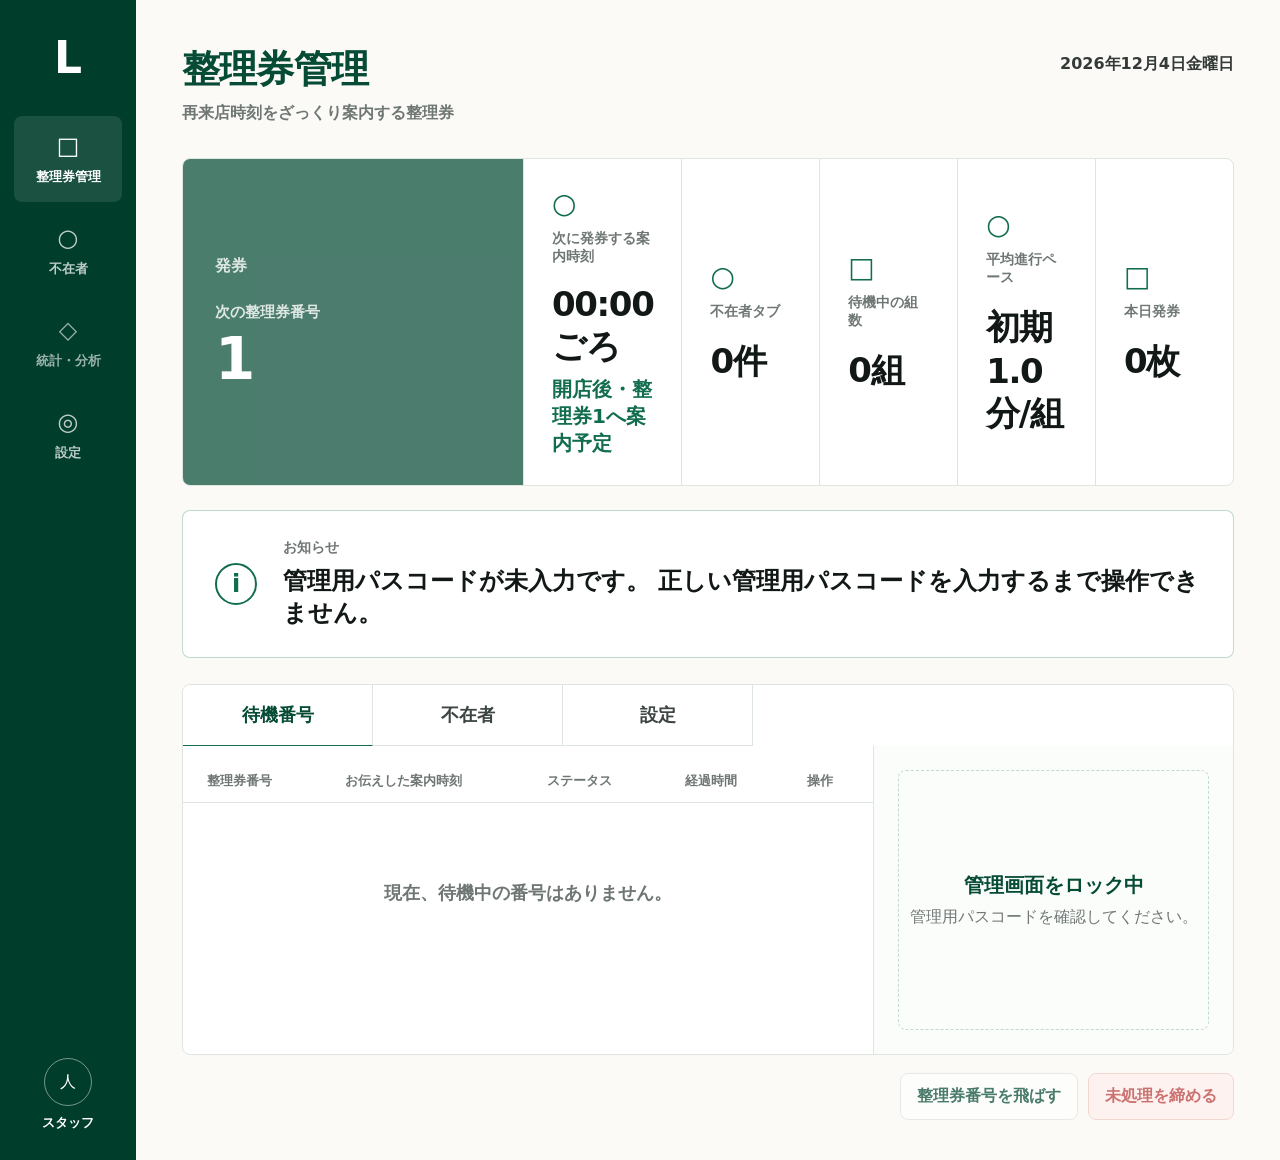
<file: index.html>
<!doctype html>
<html lang="ja">
  <head>
    <meta charset="UTF-8" />
    <meta name="viewport" content="width=device-width, initial-scale=1.0" />
    <title>整理券管理</title>
    <link rel="stylesheet" href="./styles.css" />
  </head>
  <body>
    <div class="layout">
      <aside class="sidebar">
        <div class="brand-mark" aria-label="店舗ロゴ">L</div>
        <nav class="side-nav" aria-label="管理メニュー">
          <button class="side-link active" data-nav="waiting" type="button">
            <span class="nav-icon">□</span>
            <span>整理券管理</span>
          </button>
          <button class="side-link" data-nav="noshow" type="button">
            <span class="nav-icon">○</span>
            <span>不在者</span>
          </button>
          <button class="side-link muted" type="button">
            <span class="nav-icon">◇</span>
            <span>統計・分析</span>
          </button>
          <button class="side-link" data-nav="settings" type="button">
            <span class="nav-icon">◎</span>
            <span>設定</span>
          </button>
        </nav>
        <div class="staff-chip">
          <span>人</span>
          <strong>スタッフ</strong>
        </div>
      </aside>

      <main class="dashboard">
        <header class="page-header">
          <div>
            <h1>整理券管理</h1>
            <p>再来店時刻をざっくり案内する整理券</p>
          </div>
          <div class="date-pill" id="todayLabel"></div>
        </header>

        <section class="kpi-panel">
          <button class="issue-card" id="issueButton" type="button">
            <span class="card-kicker">発券</span>
            <div class="issue-numbers">
              <div>
                <small>次の整理券番号</small>
                <strong id="nextCardLabel">1</strong>
              </div>
            </div>
          </button>

          <article class="kpi-card wide">
            <span class="kpi-icon">○</span>
            <span>次に発券する案内時刻</span>
            <strong id="tailWaitLabel">--:--ごろ</strong>
            <small id="tailReturnLabel">次の整理券へ伝える時刻</small>
          </article>
          <article class="kpi-card">
            <span class="kpi-icon">○</span>
            <span>不在者タブ</span>
            <strong id="noShowCountLabel">0件</strong>
          </article>
          <article class="kpi-card">
            <span class="kpi-icon">□</span>
            <span>待機中の組数</span>
            <strong id="waitingCountLabel">0組</strong>
          </article>
          <article class="kpi-card">
            <span class="kpi-icon">○</span>
            <span>平均進行ペース</span>
            <strong id="averageIntervalLabel">初期 1.0分/組</strong>
          </article>
          <article class="kpi-card">
            <span class="kpi-icon">□</span>
            <span>本日発券</span>
            <strong id="issuedCountLabel">0枚</strong>
          </article>
        </section>

        <section class="notice-card" id="lastIssuedPanel">
          <div class="notice-icon">i</div>
          <div>
            <span>ひとつ前のご案内</span>
            <strong>発券すると、お客さまへ伝える戻り時刻が表示されます。</strong>
          </div>
        </section>

        <section class="content-card" id="contentCard">
          <div class="tabs">
            <button class="tab-button active" data-view="waiting" type="button">待機番号</button>
            <button class="tab-button" data-view="noshow" type="button">不在者</button>
            <button class="tab-button" data-view="settings" type="button">設定</button>
          </div>

          <div class="work-area">
            <div class="table-pane">
              <section class="view active" id="waitingView">
                <table class="ticket-table">
                  <thead>
                    <tr>
                      <th>整理券番号</th>
                      <th>お伝えした案内時刻</th>
                      <th>ステータス</th>
                      <th>経過時間</th>
                      <th>操作</th>
                    </tr>
                  </thead>
                  <tbody id="waitingTableBody"></tbody>
                </table>
              </section>

              <section class="view" id="noShowView">
                <table class="ticket-table">
                  <thead>
                    <tr>
                      <th>整理券番号</th>
                      <th>不在登録</th>
                      <th>ステータス</th>
                      <th>経過時間</th>
                      <th>操作</th>
                    </tr>
                  </thead>
                  <tbody id="noShowTableBody"></tbody>
                </table>
              </section>
            </div>

            <aside class="action-panel" id="actionPanel">
              <div class="panel-empty">
                <strong>番号を選択</strong>
                <span>行の「処理を選択」から操作を選べます。</span>
              </div>
            </aside>
          </div>

          <section class="view settings-view" id="settingsView">
            <form class="settings-form" id="settingsForm">
              <div class="settings-head">
                <h2>営業設定</h2>
                <p>当日の発券と待ち時間計算に使う基本設定です。</p>
              </div>
              <label class="field">
                <span>カード総枚数</span>
                <input id="cardCountInput" min="1" max="9999" step="1" type="number" required />
                <small>物理カードの最大番号です。超えたら1番に戻ります。</small>
              </label>
              <label class="field">
                <span>初期進行ペース</span>
                <input id="initialPaceInput" min="0.1" max="20" step="0.1" type="number" required />
                <small>15組が来店するまで使う、1組あたりの目安分数です。</small>
              </label>
              <button class="settings-submit" type="submit">設定を保存</button>
            </form>
          </section>
        </section>

        <div class="footer-actions">
          <button class="skip-card-button" id="skipCardButton" type="button">整理券番号を飛ばす</button>
          <button class="reset-button" id="resetButton" type="button">未処理を締める</button>
        </div>
      </main>
    </div>

    <dialog id="resetDialog">
      <form method="dialog" class="action-card">
        <h2>未処理の番号を締めますか？</h2>
        <p>待機中・不在の番号を取消扱いにします。発券や来店の履歴データは削除しません。</p>
        <div class="dialog-actions">
          <button value="cancel" type="submit">キャンセル</button>
          <button class="danger" id="confirmResetButton" value="confirm" type="submit">締める</button>
        </div>
      </form>
    </dialog>

    <script src="./app.js?v=20260720-fixed-guidance-time"></script>
  </body>
</html>
</file>
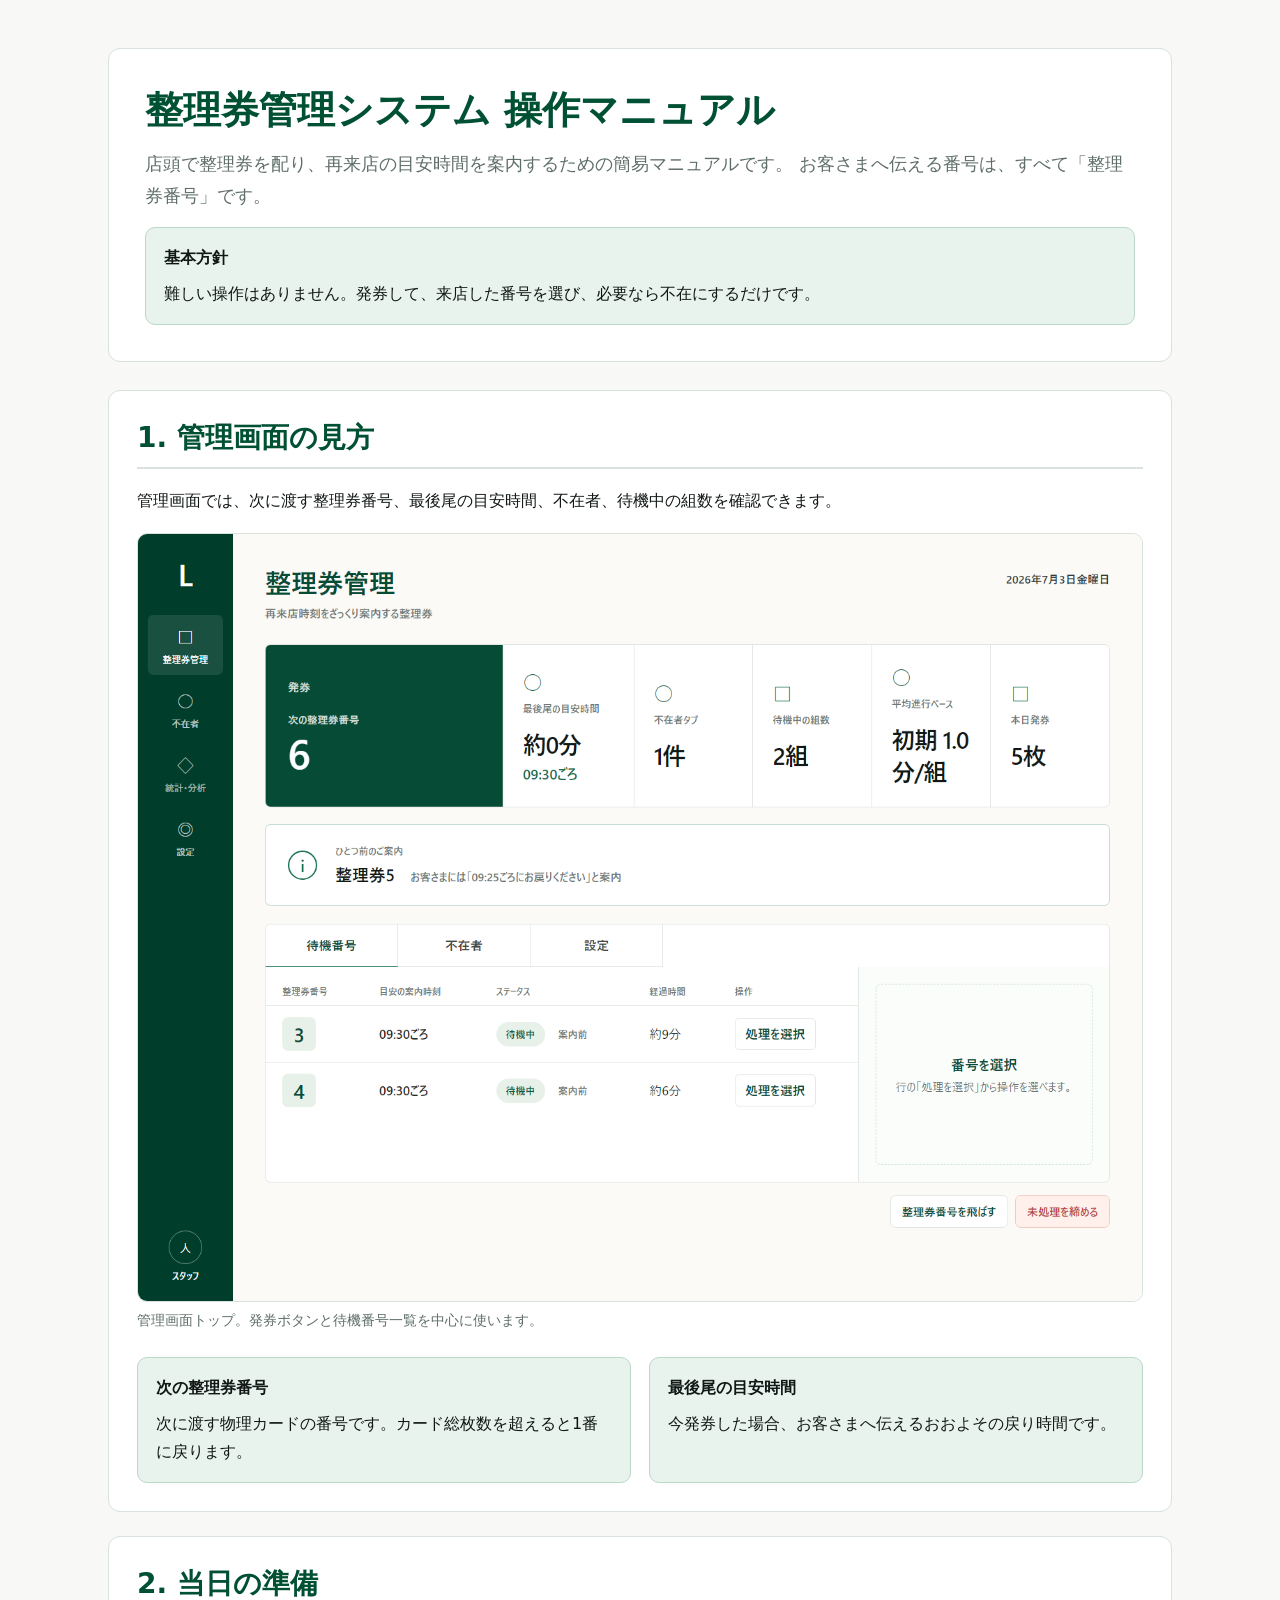
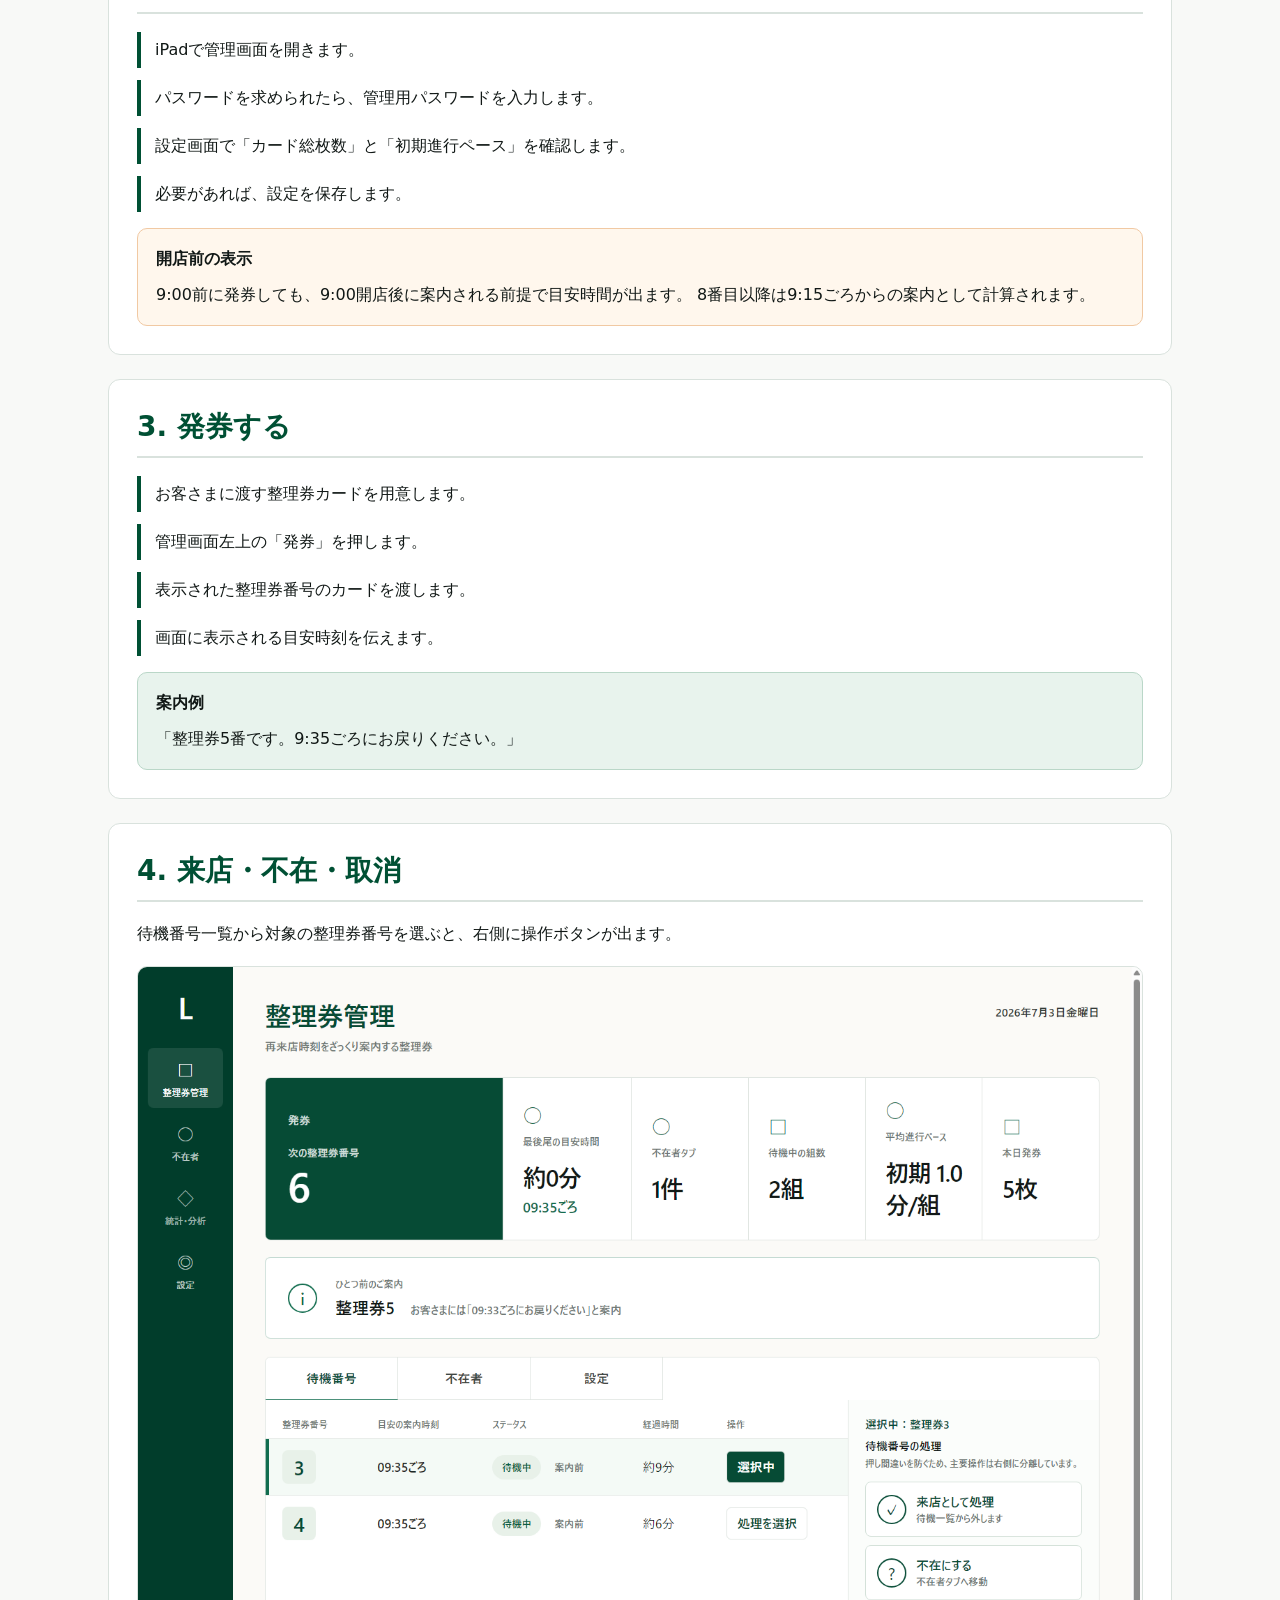
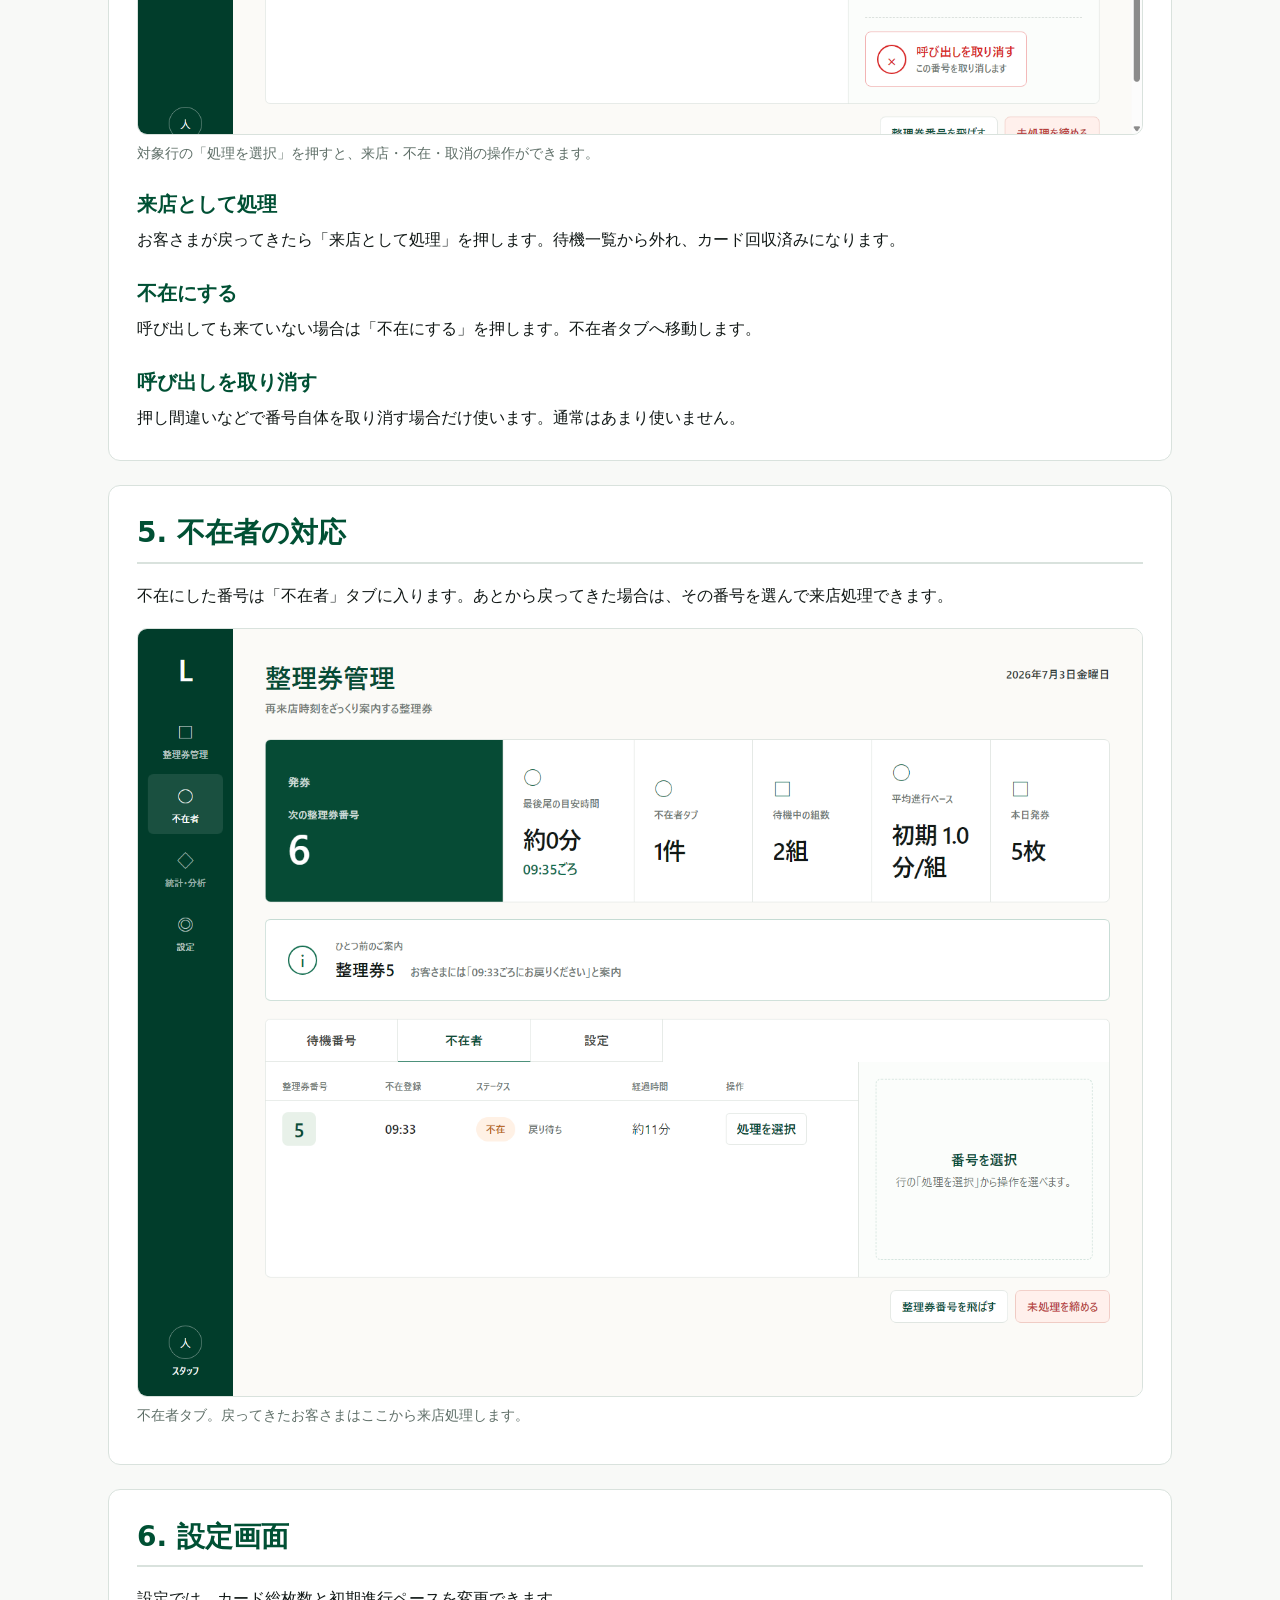
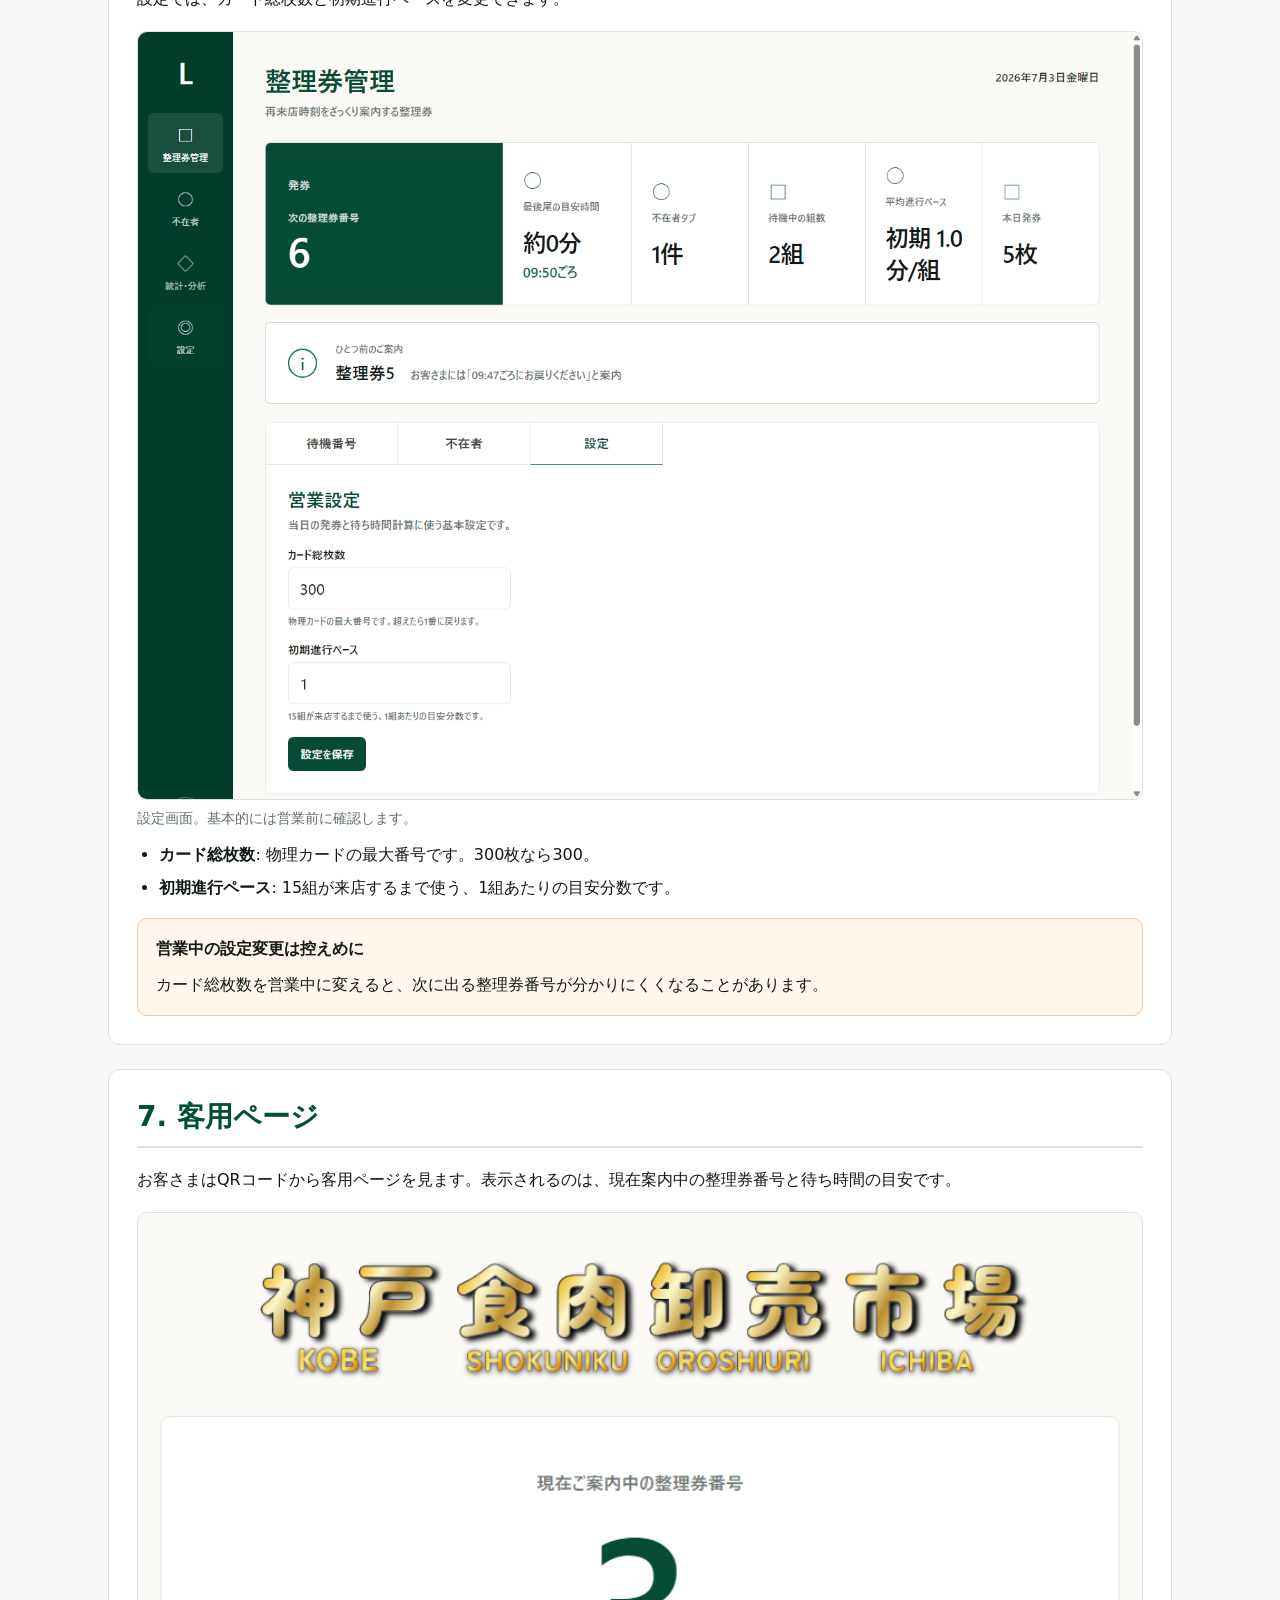
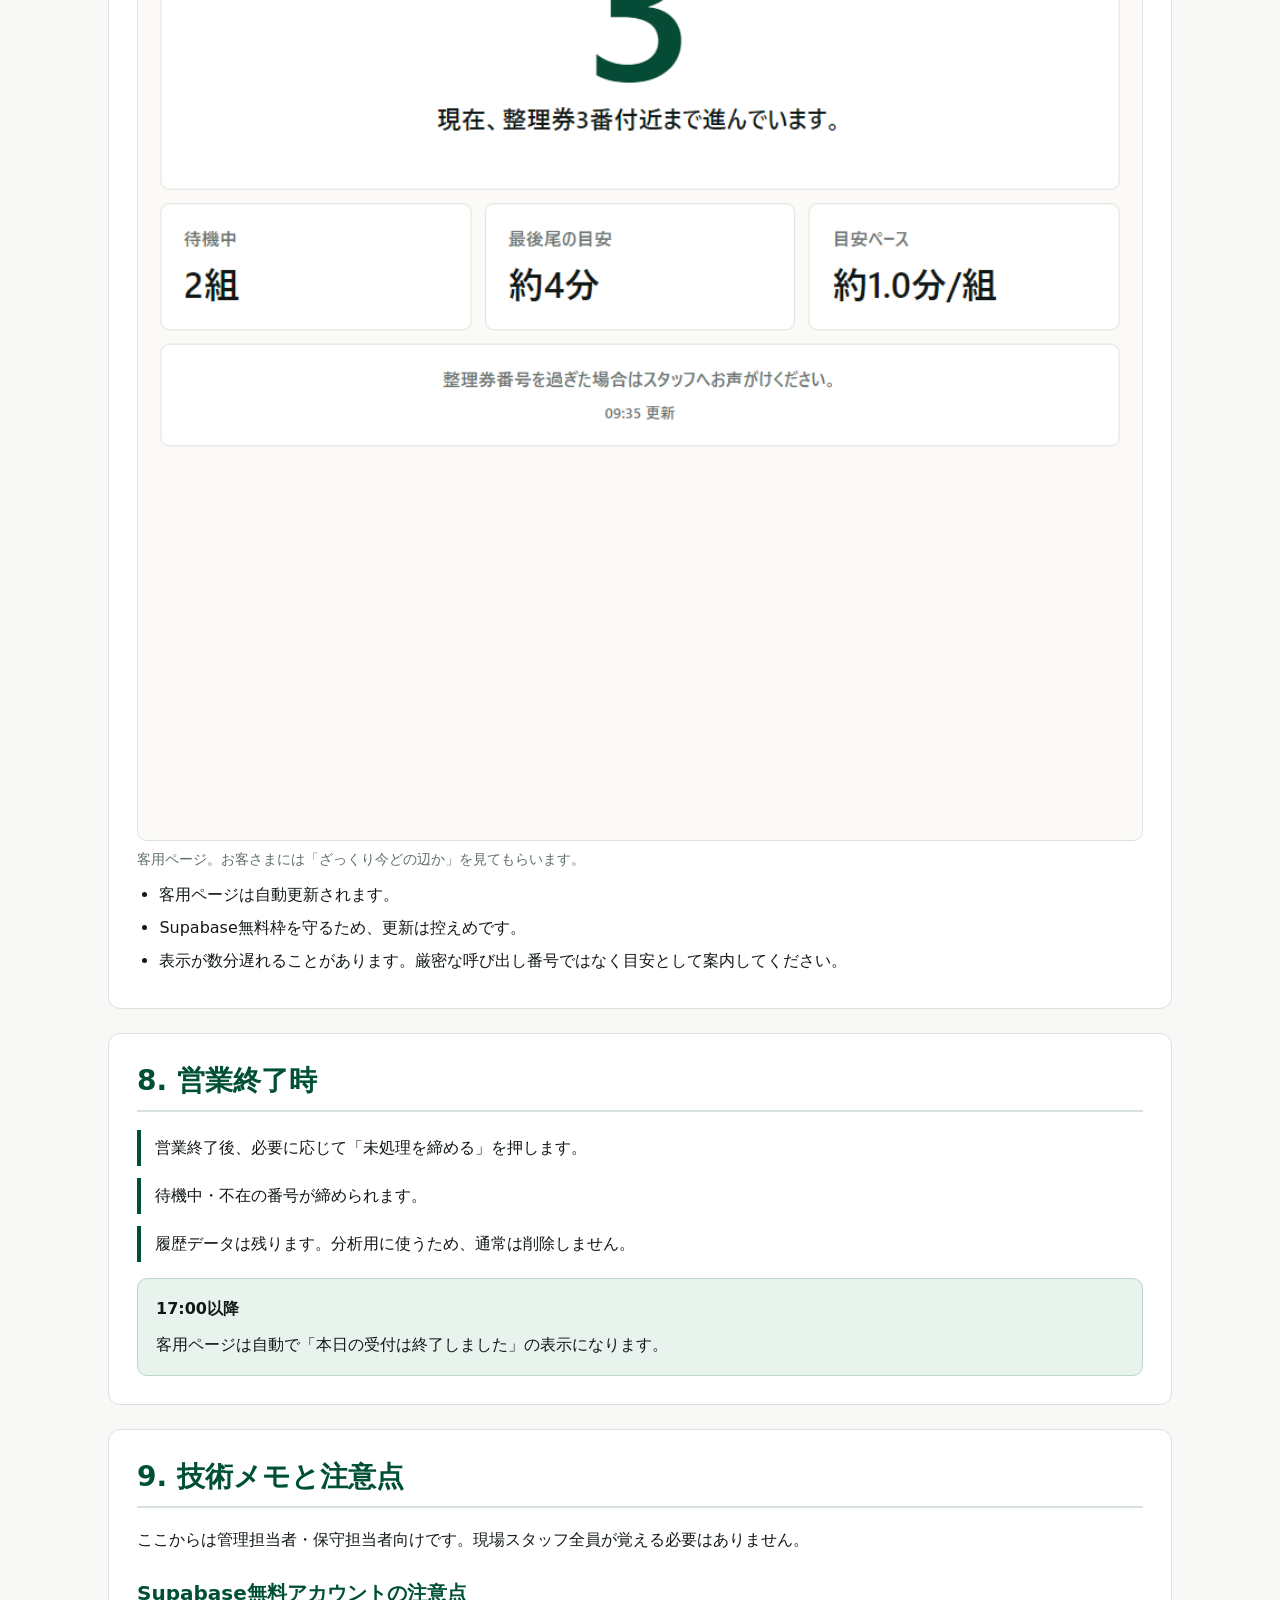
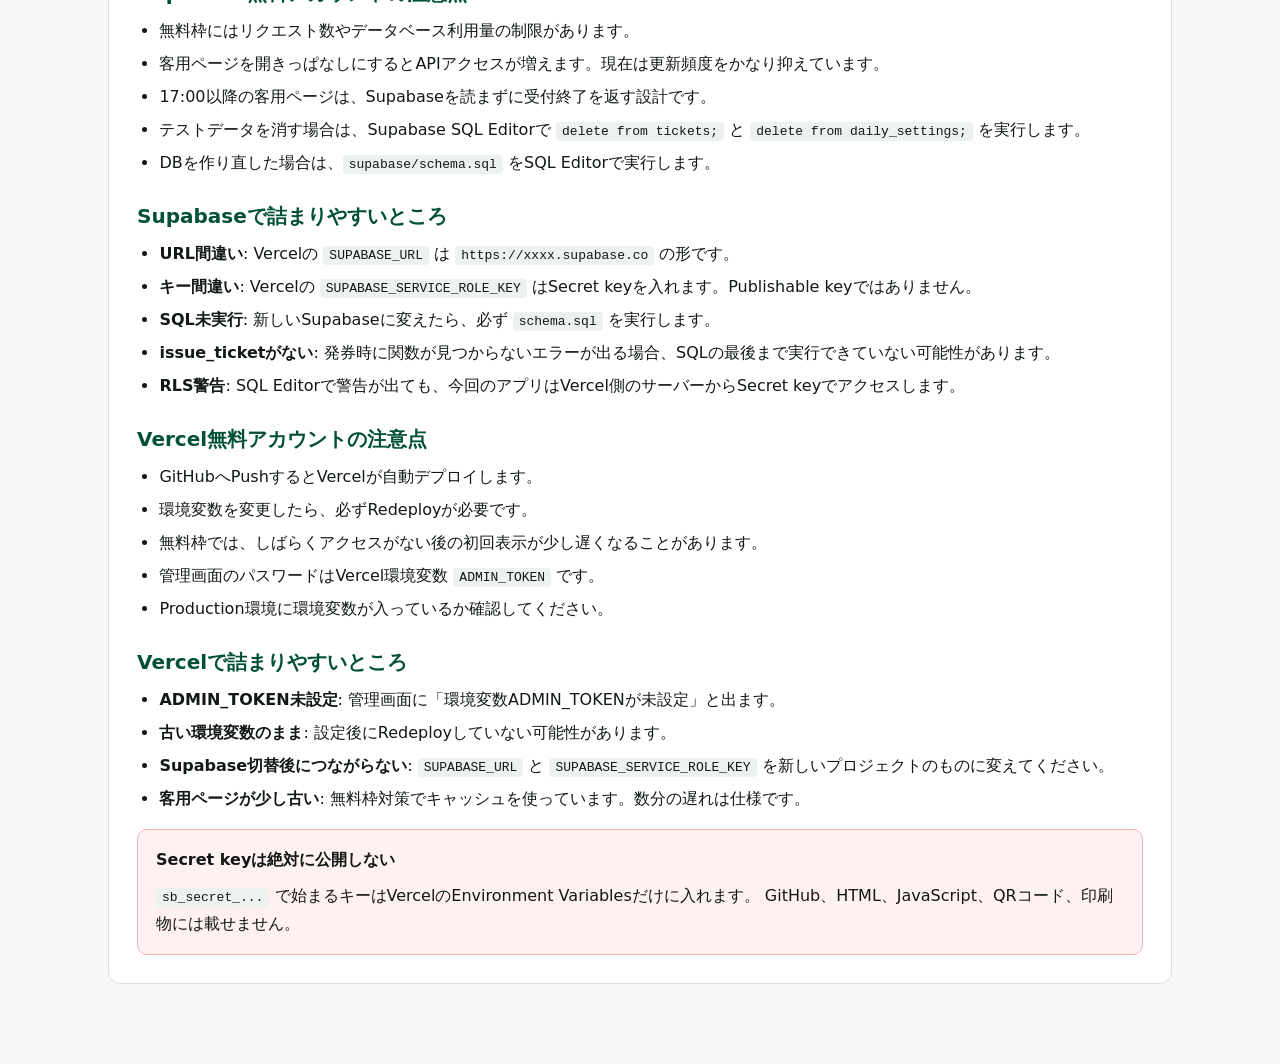
<file: manual/index.html>
<!doctype html>
<html lang="ja">
  <head>
    <meta charset="UTF-8" />
    <meta name="viewport" content="width=device-width, initial-scale=1.0" />
    <title>整理券管理システム 操作マニュアル</title>
    <style>
      :root {
        --green: #005034;
        --green-soft: #e8f3ed;
        --line: #d9e2dd;
        --muted: #5f6f68;
        --paper: #f8f9f7;
        --text: #111816;
      }

      * {
        box-sizing: border-box;
      }

      body {
        background: var(--paper);
        color: var(--text);
        font-family: "Yu Gothic", "Meiryo", system-ui, sans-serif;
        line-height: 1.75;
        margin: 0;
      }

      main {
        margin: 0 auto;
        max-width: 1120px;
        padding: 48px 28px 80px;
      }

      h1,
      h2,
      h3 {
        color: var(--green);
        line-height: 1.35;
        margin: 0;
      }

      h1 {
        font-size: 38px;
        margin-bottom: 12px;
      }

      h2 {
        border-bottom: 2px solid var(--line);
        font-size: 28px;
        margin-bottom: 18px;
        padding-bottom: 10px;
      }

      h3 {
        font-size: 20px;
        margin: 26px 0 8px;
      }

      p {
        margin: 8px 0 0;
      }

      ul,
      ol {
        margin: 10px 0 0;
        padding-left: 1.4em;
      }

      li {
        margin: 5px 0;
      }

      code {
        background: #edf2ef;
        border-radius: 4px;
        padding: 2px 6px;
      }

      .cover {
        background: #fff;
        border: 1px solid var(--line);
        border-radius: 12px;
        margin-bottom: 28px;
        padding: 36px;
      }

      .lead {
        color: var(--muted);
        font-size: 18px;
      }

      .section {
        background: #fff;
        border: 1px solid var(--line);
        border-radius: 12px;
        margin-top: 24px;
        padding: 28px;
      }

      .grid {
        display: grid;
        gap: 18px;
        grid-template-columns: repeat(2, minmax(0, 1fr));
      }

      .callout {
        background: var(--green-soft);
        border: 1px solid #bad7c8;
        border-radius: 10px;
        margin-top: 16px;
        padding: 16px 18px;
      }

      .warning {
        background: #fff7ed;
        border-color: #f1c9a3;
      }

      .danger {
        background: #fff1f1;
        border-color: #efb4b4;
      }

      .shot {
        margin: 18px 0 8px;
      }

      .shot img {
        border: 1px solid var(--line);
        border-radius: 10px;
        display: block;
        max-width: 100%;
        width: 100%;
      }

      .caption {
        color: var(--muted);
        font-size: 14px;
        margin-top: 6px;
      }

      .flow {
        counter-reset: step;
        list-style: none;
        padding-left: 0;
      }

      .flow li {
        border-left: 4px solid var(--green);
        margin: 12px 0;
        padding: 4px 0 4px 14px;
      }

      .page-break {
        break-before: page;
      }

      @media print {
        body {
          background: #fff;
        }

        main {
          max-width: none;
          padding: 0;
        }

        .section,
        .cover {
          border-radius: 0;
          page-break-inside: avoid;
        }
      }
    </style>
  </head>
  <body>
    <main>
      <section class="cover">
        <h1>整理券管理システム 操作マニュアル</h1>
        <p class="lead">
          店頭で整理券を配り、再来店の目安時間を案内するための簡易マニュアルです。
          お客さまへ伝える番号は、すべて「整理券番号」です。
        </p>
        <div class="callout">
          <strong>基本方針</strong>
          <p>難しい操作はありません。発券して、来店した番号を選び、必要なら不在にするだけです。</p>
        </div>
      </section>

      <section class="section">
        <h2>1. 管理画面の見方</h2>
        <p>
          管理画面では、次に渡す整理券番号、最後尾の目安時間、不在者、待機中の組数を確認できます。
        </p>
        <div class="shot">
          <img src="assets/admin-dashboard.png" alt="管理画面トップ" />
          <p class="caption">管理画面トップ。発券ボタンと待機番号一覧を中心に使います。</p>
        </div>
        <div class="grid">
          <div class="callout">
            <strong>次の整理券番号</strong>
            <p>次に渡す物理カードの番号です。カード総枚数を超えると1番に戻ります。</p>
          </div>
          <div class="callout">
            <strong>最後尾の目安時間</strong>
            <p>今発券した場合、お客さまへ伝えるおおよその戻り時間です。</p>
          </div>
        </div>
      </section>

      <section class="section">
        <h2>2. 当日の準備</h2>
        <ol class="flow">
          <li>iPadで管理画面を開きます。</li>
          <li>パスワードを求められたら、管理用パスワードを入力します。</li>
          <li>設定画面で「カード総枚数」と「初期進行ペース」を確認します。</li>
          <li>必要があれば、設定を保存します。</li>
        </ol>
        <div class="callout warning">
          <strong>開店前の表示</strong>
          <p>
            9:00前に発券しても、9:00開店後に案内される前提で目安時間が出ます。
            8番目以降は9:15ごろからの案内として計算されます。
          </p>
        </div>
      </section>

      <section class="section">
        <h2>3. 発券する</h2>
        <ol class="flow">
          <li>お客さまに渡す整理券カードを用意します。</li>
          <li>管理画面左上の「発券」を押します。</li>
          <li>表示された整理券番号のカードを渡します。</li>
          <li>画面に表示される目安時刻を伝えます。</li>
        </ol>
        <div class="callout">
          <strong>案内例</strong>
          <p>「整理券5番です。9:35ごろにお戻りください。」</p>
        </div>
      </section>

      <section class="section">
        <h2>4. 来店・不在・取消</h2>
        <p>
          待機番号一覧から対象の整理券番号を選ぶと、右側に操作ボタンが出ます。
        </p>
        <div class="shot">
          <img src="assets/admin-actions.png" alt="操作パネル" />
          <p class="caption">対象行の「処理を選択」を押すと、来店・不在・取消の操作ができます。</p>
        </div>
        <h3>来店として処理</h3>
        <p>お客さまが戻ってきたら「来店として処理」を押します。待機一覧から外れ、カード回収済みになります。</p>
        <h3>不在にする</h3>
        <p>呼び出しても来ていない場合は「不在にする」を押します。不在者タブへ移動します。</p>
        <h3>呼び出しを取り消す</h3>
        <p>押し間違いなどで番号自体を取り消す場合だけ使います。通常はあまり使いません。</p>
      </section>

      <section class="section">
        <h2>5. 不在者の対応</h2>
        <p>
          不在にした番号は「不在者」タブに入ります。あとから戻ってきた場合は、その番号を選んで来店処理できます。
        </p>
        <div class="shot">
          <img src="assets/admin-noshow.png" alt="不在者タブ" />
          <p class="caption">不在者タブ。戻ってきたお客さまはここから来店処理します。</p>
        </div>
      </section>

      <section class="section">
        <h2>6. 設定画面</h2>
        <p>
          設定では、カード総枚数と初期進行ペースを変更できます。
        </p>
        <div class="shot">
          <img src="assets/admin-settings.png" alt="設定画面" />
          <p class="caption">設定画面。基本的には営業前に確認します。</p>
        </div>
        <ul>
          <li><strong>カード総枚数</strong>: 物理カードの最大番号です。300枚なら300。</li>
          <li><strong>初期進行ペース</strong>: 15組が来店するまで使う、1組あたりの目安分数です。</li>
        </ul>
        <div class="callout warning">
          <strong>営業中の設定変更は控えめに</strong>
          <p>カード総枚数を営業中に変えると、次に出る整理券番号が分かりにくくなることがあります。</p>
        </div>
      </section>

      <section class="section">
        <h2>7. 客用ページ</h2>
        <p>
          お客さまはQRコードから客用ページを見ます。表示されるのは、現在案内中の整理券番号と待ち時間の目安です。
        </p>
        <div class="shot">
          <img src="assets/public-status.png" alt="客用ページ" />
          <p class="caption">客用ページ。お客さまには「ざっくり今どの辺か」を見てもらいます。</p>
        </div>
        <ul>
          <li>客用ページは自動更新されます。</li>
          <li>Supabase無料枠を守るため、更新は控えめです。</li>
          <li>表示が数分遅れることがあります。厳密な呼び出し番号ではなく目安として案内してください。</li>
        </ul>
      </section>

      <section class="section">
        <h2>8. 営業終了時</h2>
        <ol class="flow">
          <li>営業終了後、必要に応じて「未処理を締める」を押します。</li>
          <li>待機中・不在の番号が締められます。</li>
          <li>履歴データは残ります。分析用に使うため、通常は削除しません。</li>
        </ol>
        <div class="callout">
          <strong>17:00以降</strong>
          <p>客用ページは自動で「本日の受付は終了しました」の表示になります。</p>
        </div>
      </section>

      <section class="section page-break">
        <h2>9. 技術メモと注意点</h2>
        <p>
          ここからは管理担当者・保守担当者向けです。現場スタッフ全員が覚える必要はありません。
        </p>

        <h3>Supabase無料アカウントの注意点</h3>
        <ul>
          <li>無料枠にはリクエスト数やデータベース利用量の制限があります。</li>
          <li>客用ページを開きっぱなしにするとAPIアクセスが増えます。現在は更新頻度をかなり抑えています。</li>
          <li>17:00以降の客用ページは、Supabaseを読まずに受付終了を返す設計です。</li>
          <li>テストデータを消す場合は、Supabase SQL Editorで <code>delete from tickets;</code> と <code>delete from daily_settings;</code> を実行します。</li>
          <li>DBを作り直した場合は、<code>supabase/schema.sql</code> をSQL Editorで実行します。</li>
        </ul>

        <h3>Supabaseで詰まりやすいところ</h3>
        <ul>
          <li><strong>URL間違い</strong>: Vercelの <code>SUPABASE_URL</code> は <code>https://xxxx.supabase.co</code> の形です。</li>
          <li><strong>キー間違い</strong>: Vercelの <code>SUPABASE_SERVICE_ROLE_KEY</code> はSecret keyを入れます。Publishable keyではありません。</li>
          <li><strong>SQL未実行</strong>: 新しいSupabaseに変えたら、必ず <code>schema.sql</code> を実行します。</li>
          <li><strong>issue_ticketがない</strong>: 発券時に関数が見つからないエラーが出る場合、SQLの最後まで実行できていない可能性があります。</li>
          <li><strong>RLS警告</strong>: SQL Editorで警告が出ても、今回のアプリはVercel側のサーバーからSecret keyでアクセスします。</li>
        </ul>

        <h3>Vercel無料アカウントの注意点</h3>
        <ul>
          <li>GitHubへPushするとVercelが自動デプロイします。</li>
          <li>環境変数を変更したら、必ずRedeployが必要です。</li>
          <li>無料枠では、しばらくアクセスがない後の初回表示が少し遅くなることがあります。</li>
          <li>管理画面のパスワードはVercel環境変数 <code>ADMIN_TOKEN</code> です。</li>
          <li>Production環境に環境変数が入っているか確認してください。</li>
        </ul>

        <h3>Vercelで詰まりやすいところ</h3>
        <ul>
          <li><strong>ADMIN_TOKEN未設定</strong>: 管理画面に「環境変数ADMIN_TOKENが未設定」と出ます。</li>
          <li><strong>古い環境変数のまま</strong>: 設定後にRedeployしていない可能性があります。</li>
          <li><strong>Supabase切替後につながらない</strong>: <code>SUPABASE_URL</code> と <code>SUPABASE_SERVICE_ROLE_KEY</code> を新しいプロジェクトのものに変えてください。</li>
          <li><strong>客用ページが少し古い</strong>: 無料枠対策でキャッシュを使っています。数分の遅れは仕様です。</li>
        </ul>

        <div class="callout danger">
          <strong>Secret keyは絶対に公開しない</strong>
          <p>
            <code>sb_secret_...</code> で始まるキーはVercelのEnvironment Variablesだけに入れます。
            GitHub、HTML、JavaScript、QRコード、印刷物には載せません。
          </p>
        </div>
      </section>
    </main>
  </body>
</html>
</file>
<file: styles.css>
:root {
  color-scheme: light;
  --green-950: #013d2b;
  --green-900: #064b35;
  --green-800: #0b5d42;
  --green-700: #126d4f;
  --green-100: #e8f1e9;
  --green-50: #f5faf6;
  --ink: #111816;
  --muted: #6f7774;
  --line: #dfe5e1;
  --panel: #ffffff;
  --bg: #fbfaf7;
  --warning: #b96925;
  --danger: #b93d3d;
  --shadow: none;
  --radius: 8px;
}

* {
  box-sizing: border-box;
}

body {
  margin: 0;
  min-height: 100vh;
  background: var(--bg);
  color: var(--ink);
  font-family:
    Inter,
    ui-sans-serif,
    system-ui,
    -apple-system,
    BlinkMacSystemFont,
    "Segoe UI",
    sans-serif;
}

button {
  border: 0;
  color: inherit;
  cursor: pointer;
  font: inherit;
}

button:disabled {
  cursor: wait;
  opacity: 0.72;
}

h1,
h2,
p {
  margin: 0;
}

.layout {
  display: grid;
  grid-template-columns: 136px minmax(0, 1fr);
  min-height: 100vh;
}

.sidebar {
  align-items: center;
  background: var(--green-950);
  color: #fff;
  display: flex;
  flex-direction: column;
  padding: 28px 14px;
}

.brand-mark {
  align-items: center;
  display: flex;
  font-size: 44px;
  font-weight: 900;
  height: 58px;
  justify-content: center;
  margin-bottom: 30px;
  width: 58px;
}

.side-nav {
  display: grid;
  gap: 6px;
  width: 100%;
}

.side-link {
  align-items: center;
  background: transparent;
  border-radius: var(--radius);
  color: rgba(255, 255, 255, 0.74);
  display: flex;
  flex-direction: column;
  gap: 8px;
  min-height: 86px;
  justify-content: center;
  padding: 12px 8px;
  transition: background 160ms ease, color 160ms ease;
}

.side-link.active {
  background: rgba(255, 255, 255, 0.1);
  color: #fff;
}

.side-link.muted {
  opacity: 0.82;
}

.nav-icon {
  font-size: 24px;
}

.side-link span:last-child {
  font-size: 13px;
  font-weight: 850;
}

.staff-chip {
  align-items: center;
  display: flex;
  flex-direction: column;
  gap: 8px;
  margin-top: auto;
}

.staff-chip span {
  align-items: center;
  border: 1px solid rgba(255, 255, 255, 0.45);
  border-radius: 50%;
  display: flex;
  height: 48px;
  justify-content: center;
  width: 48px;
}

.staff-chip strong {
  font-size: 13px;
}

.dashboard {
  padding: 44px 46px 40px;
}

.page-header {
  align-items: flex-start;
  display: flex;
  justify-content: space-between;
  margin-bottom: 34px;
}

.page-header h1 {
  color: var(--green-900);
  font-size: 38px;
  font-weight: 950;
  letter-spacing: -0.02em;
}

.page-header p {
  color: var(--muted);
  font-weight: 700;
  margin-top: 8px;
}

.date-pill {
  color: #343a38;
  font-weight: 800;
  padding-top: 10px;
  white-space: nowrap;
}

.kpi-panel {
  background: var(--panel);
  border: 1px solid var(--line);
  border-radius: var(--radius);
  box-shadow: var(--shadow);
  display: grid;
  grid-template-columns: 340px 1.1fr repeat(4, 1fr);
  margin-bottom: 24px;
  overflow: hidden;
}

.issue-card {
  background: var(--green-900);
  color: #fff;
  min-height: 218px;
  padding: 28px 32px;
  position: relative;
  text-align: left;
}

.card-kicker {
  color: rgba(255, 255, 255, 0.82);
  display: block;
  font-weight: 850;
  margin-bottom: 26px;
}

.issue-numbers {
  align-items: center;
  display: grid;
  gap: 24px;
  grid-template-columns: 1fr;
}

.issue-numbers small {
  color: rgba(255, 255, 255, 0.82);
  display: block;
  font-size: 15px;
  font-weight: 850;
  margin-bottom: 8px;
}

.issue-numbers strong {
  font-size: 58px;
  font-weight: 850;
  letter-spacing: -0.04em;
  line-height: 1;
}

.divider {
  background: rgba(255, 255, 255, 0.42);
  height: 70px;
  width: 1px;
}

.kpi-card {
  border-left: 1px solid var(--line);
  display: flex;
  flex-direction: column;
  justify-content: center;
  min-height: 218px;
  padding: 28px;
}

.kpi-card span:not(.kpi-icon) {
  color: var(--muted);
  font-size: 14px;
  font-weight: 850;
  margin-bottom: 18px;
}

.kpi-icon {
  color: var(--green-700);
  font-size: 28px;
  margin-bottom: 10px;
}

.kpi-card strong {
  font-size: 34px;
  font-weight: 900;
  letter-spacing: -0.04em;
}

.kpi-card small {
  color: var(--green-700);
  font-size: 20px;
  font-weight: 800;
  margin-top: 6px;
}

.notice-card {
  align-items: center;
  background: var(--panel);
  border: 1px solid rgba(18, 109, 79, 0.26);
  border-radius: var(--radius);
  display: flex;
  gap: 26px;
  margin-bottom: 26px;
  padding: 28px 32px;
}

.notice-icon {
  align-items: center;
  border: 2px solid var(--green-700);
  border-radius: 50%;
  color: var(--green-700);
  display: flex;
  flex: 0 0 auto;
  font-size: 24px;
  font-weight: 900;
  height: 42px;
  justify-content: center;
  width: 42px;
}

.notice-card span {
  color: var(--muted);
  display: block;
  font-size: 14px;
  font-weight: 850;
  margin-bottom: 8px;
}

.notice-card strong {
  font-size: 24px;
  font-weight: 900;
}

.notice-card em {
  color: var(--muted);
  font-style: normal;
  font-weight: 750;
  margin-left: 18px;
}

.content-card {
  background: var(--panel);
  border: 1px solid var(--line);
  border-radius: var(--radius);
  box-shadow: var(--shadow);
  overflow: hidden;
}

.work-area {
  display: grid;
  grid-template-columns: minmax(0, 1fr) 360px;
}

.content-card.public-mode .work-area {
  display: none;
}

.content-card.settings-mode .work-area {
  display: none;
}

.table-pane {
  min-width: 0;
}

.tabs {
  display: flex;
}

.tab-button {
  background: #fff;
  border-bottom: 1px solid var(--line);
  border-right: 1px solid var(--line);
  color: #3c4541;
  font-size: 18px;
  font-weight: 900;
  min-width: 190px;
  padding: 18px 24px;
}

.tab-button.active {
  border-bottom-color: var(--green-700);
  color: var(--green-900);
}

.view {
  display: none;
}

.view.active {
  display: block;
}

.ticket-table {
  border-collapse: collapse;
  width: 100%;
}

.ticket-table th {
  color: var(--muted);
  font-size: 13px;
  font-weight: 850;
  padding: 26px 24px 12px;
  text-align: left;
}

.ticket-table td {
  border-top: 1px solid var(--line);
  font-size: 18px;
  padding: 16px 24px;
  vertical-align: middle;
}

.ticket-table tr.selected {
  background: #f4faf6;
  box-shadow: inset 5px 0 0 var(--green-700);
}

.number-badge {
  align-items: center;
  background: var(--green-100);
  border-radius: var(--radius);
  color: var(--green-900);
  display: inline-flex;
  font-size: 28px;
  font-weight: 900;
  height: 48px;
  justify-content: center;
  min-width: 48px;
  padding: 0 12px;
}

.time-cell {
  color: #1f2926;
  font-weight: 850;
}

.status-pill {
  background: var(--green-100);
  border-radius: 999px;
  color: var(--green-800);
  display: inline-flex;
  font-size: 14px;
  font-weight: 900;
  margin-right: 14px;
  padding: 8px 14px;
}

.status-pill.no_show {
  background: #fff1e5;
  color: var(--warning);
}

.sub-status {
  color: var(--muted);
  font-size: 14px;
  font-weight: 750;
}

.row-action {
  align-items: center;
  background: #fff;
  border: 1px solid var(--line);
  border-radius: 6px;
  color: var(--green-900);
  display: inline-flex;
  gap: 12px;
  font-weight: 850;
  padding: 10px 14px;
  position: relative;
}

.row-action.active {
  background: var(--green-900);
  color: #fff;
}

.empty-row {
  color: var(--muted);
  font-weight: 800;
  height: 180px;
  text-align: center;
}

.settings-view {
  padding: 32px;
}

.settings-form {
  display: grid;
  gap: 22px;
  max-width: 680px;
}

.settings-head h2 {
  color: var(--green-900);
  font-size: 26px;
  margin-bottom: 8px;
}

.settings-head p,
.field small {
  color: var(--muted);
  font-weight: 750;
}

.field {
  display: grid;
  gap: 8px;
}

.field span {
  font-weight: 900;
}

.field input {
  border: 1px solid var(--line);
  border-radius: var(--radius);
  font: inherit;
  font-size: 22px;
  padding: 14px 16px;
  width: min(320px, 100%);
}

.settings-submit {
  background: var(--green-900);
  border-radius: var(--radius);
  color: #fff;
  font-weight: 900;
  padding: 14px 18px;
  position: relative;
  width: fit-content;
}

.action-panel {
  background: #fbfdfb;
  border-left: 1px solid var(--line);
  padding: 24px;
}

.action-panel.hidden {
  display: none;
}

.panel-empty {
  align-items: center;
  border: 1px dashed rgba(18, 109, 79, 0.24);
  border-radius: var(--radius);
  color: var(--muted);
  display: flex;
  flex-direction: column;
  gap: 8px;
  justify-content: center;
  min-height: 260px;
  text-align: center;
}

.panel-empty strong {
  color: var(--green-900);
  font-size: 20px;
}

.panel-head {
  margin-bottom: 18px;
}

.panel-head span {
  color: var(--green-900);
  display: block;
  font-size: 16px;
  font-weight: 950;
  margin-bottom: 10px;
}

.panel-head strong {
  display: block;
  font-size: 16px;
  margin-bottom: 6px;
}

.panel-head p {
  color: var(--muted);
  font-size: 13px;
  font-weight: 750;
}

.panel-actions {
  display: grid;
  gap: 12px;
}

.panel-action {
  align-items: center;
  background: #fff;
  border: 1px solid #cfded5;
  border-radius: var(--radius);
  color: var(--green-900);
  display: grid;
  gap: 2px 14px;
  grid-template-columns: auto 1fr;
  padding: 16px;
  position: relative;
  text-align: left;
}

.panel-action-icon {
  align-items: center;
  border: 2px solid currentColor;
  border-radius: 50%;
  display: flex;
  font-size: 24px;
  grid-row: span 2;
  height: 42px;
  justify-content: center;
  width: 42px;
}

.panel-action strong {
  font-size: 18px;
  font-weight: 950;
}

.panel-action small {
  color: var(--muted);
  font-size: 14px;
  font-weight: 750;
}

.panel-action.positive {
  background: #ffffff;
}

.danger-zone {
  border-top: 1px dashed #c8d1cc;
  margin-top: 24px;
  padding-top: 20px;
}

.panel-action.danger {
  border-color: #f1aaaa;
  color: #d72323;
}

.public-board {
  align-items: center;
  display: flex;
  flex-direction: column;
  gap: 8px;
  padding: 42px 24px;
  text-align: center;
}

.public-board span,
.public-board p {
  color: var(--muted);
  font-weight: 850;
}

.public-board strong {
  color: var(--green-900);
  font-size: 112px;
  font-weight: 950;
  line-height: 1;
}

.public-stats {
  border-top: 1px solid var(--line);
  display: grid;
  grid-template-columns: repeat(3, 1fr);
}

.public-stats article {
  padding: 24px 32px;
}

.public-stats article + article {
  border-left: 1px solid var(--line);
}

.public-stats span {
  color: var(--muted);
  display: block;
  font-weight: 850;
  margin-bottom: 8px;
}

.public-stats strong {
  font-size: 28px;
  font-weight: 900;
}

.footer-actions {
  display: flex;
  gap: 10px;
  justify-content: flex-end;
  margin-top: 18px;
}

.skip-card-button {
  background: #fff;
  border: 1px solid var(--line);
  border-radius: var(--radius);
  color: var(--green-900);
  font-weight: 900;
  padding: 12px 16px;
  position: relative;
}

.reset-button {
  background: #fff0ec;
  border: 1px solid #f0c9c2;
  border-radius: var(--radius);
  color: var(--danger);
  font-weight: 900;
  padding: 12px 16px;
  position: relative;
}

.is-loading {
  pointer-events: none;
}

.is-loading::after {
  animation: spin 780ms linear infinite;
  border: 2px solid currentColor;
  border-right-color: transparent;
  border-radius: 50%;
  content: "";
  height: 18px;
  position: absolute;
  right: 14px;
  top: 14px;
  width: 18px;
}

.row-action.is-loading,
.settings-submit.is-loading,
.skip-card-button.is-loading,
.reset-button.is-loading {
  padding-right: 42px;
}

.panel-action.is-loading {
  padding-right: 46px;
}

.issue-card.is-loading::after {
  color: #fff;
  height: 28px;
  right: 22px;
  top: 22px;
  width: 28px;
}

@keyframes spin {
  to {
    transform: rotate(360deg);
  }
}

dialog {
  border: 0;
  border-radius: var(--radius);
  box-shadow: var(--shadow);
  max-width: 440px;
  padding: 0;
}

dialog::backdrop {
  background: rgba(9, 20, 14, 0.34);
}

.action-card {
  padding: 22px;
}

.action-card h2 {
  font-size: 26px;
  margin-bottom: 8px;
}

.action-card p {
  color: var(--muted);
  font-weight: 750;
}

.dialog-actions {
  display: flex;
  gap: 10px;
  justify-content: flex-end;
  margin-top: 18px;
}

.dialog-actions button {
  background: var(--green-100);
  border-radius: 999px;
  font-weight: 900;
  padding: 12px 16px;
}

.dialog-actions .danger {
  background: var(--danger);
  color: #fff;
}

@media (max-width: 1180px) {
  .layout {
    grid-template-columns: 112px minmax(0, 1fr);
  }

  .sidebar {
    padding: 22px 10px;
  }

  .brand-mark {
    font-size: 34px;
    height: 48px;
    margin-bottom: 22px;
    width: 48px;
  }

  .side-link {
    gap: 6px;
    min-height: 76px;
    padding: 10px 6px;
  }

  .nav-icon {
    font-size: 20px;
  }

  .side-link span:last-child,
  .staff-chip strong {
    font-size: 12px;
  }

  .staff-chip span {
    height: 42px;
    width: 42px;
  }

  .dashboard {
    padding: 26px 24px 24px;
  }

  .page-header {
    align-items: center;
    margin-bottom: 22px;
  }

  .page-header h1 {
    font-size: 32px;
  }

  .page-header p {
    font-size: 14px;
    margin-top: 4px;
  }

  .date-pill {
    font-size: 14px;
    padding-top: 0;
  }

  .kpi-panel {
    grid-template-columns: repeat(3, minmax(0, 1fr));
    margin-bottom: 16px;
  }

  .work-area {
    grid-template-columns: minmax(0, 1fr) 300px;
  }

  .action-panel {
    border-left: 1px solid var(--line);
    border-top: 0;
  }

  .issue-card,
  .kpi-card {
    min-height: 138px;
    padding: 20px;
  }

  .card-kicker {
    margin-bottom: 16px;
  }

  .issue-numbers {
    gap: 14px;
  }

  .issue-numbers small {
    font-size: 13px;
  }

  .issue-numbers strong {
    font-size: 44px;
  }

  .divider {
    height: 54px;
  }

  .kpi-card span:not(.kpi-icon) {
    font-size: 12px;
    margin-bottom: 10px;
  }

  .kpi-icon {
    font-size: 22px;
    margin-bottom: 8px;
  }

  .kpi-card strong {
    font-size: 28px;
  }

  .kpi-card small {
    font-size: 16px;
  }

  .notice-card {
    gap: 16px;
    margin-bottom: 16px;
    padding: 18px 22px;
  }

  .notice-card strong {
    font-size: 20px;
  }

  .notice-card em {
    display: block;
    margin-left: 0;
    margin-top: 4px;
  }

  .tab-button {
    font-size: 16px;
    min-width: 150px;
    padding: 15px 20px;
  }

  .ticket-table th {
    font-size: 12px;
    padding: 16px 12px 9px;
  }

  .ticket-table td {
    font-size: 14px;
    padding: 12px;
  }

  .number-badge {
    font-size: 22px;
    height: 38px;
    min-width: 38px;
  }

  .status-pill {
    font-size: 12px;
    margin-right: 8px;
    padding: 6px 10px;
  }

  .sub-status {
    font-size: 12px;
  }

  .row-action {
    font-size: 13px;
    padding: 8px 10px;
  }

  .action-panel {
    display: block;
    padding: 16px;
  }

  .panel-empty {
    min-height: 120px;
  }

  .panel-actions {
    grid-template-columns: 1fr;
  }

  .panel-head span,
  .panel-head strong {
    font-size: 14px;
  }

  .panel-head p,
  .panel-action small {
    font-size: 12px;
  }

  .panel-action {
    gap: 2px 10px;
    padding: 13px;
  }

  .panel-action-icon {
    font-size: 18px;
    height: 34px;
    width: 34px;
  }

  .panel-action strong {
    font-size: 15px;
  }

  .danger-zone {
    margin-top: 16px;
    padding-top: 16px;
  }

  .settings-view {
    padding: 24px;
  }

  .footer-actions {
    margin-top: 14px;
  }
}

@media (max-width: 820px) {
  .layout {
    grid-template-columns: 1fr;
  }

  .sidebar {
    display: none;
  }

  .dashboard {
    padding: 24px 18px;
  }

  .page-header,
  .notice-card {
    align-items: flex-start;
    flex-direction: column;
  }

  .kpi-panel,
  .public-stats {
    grid-template-columns: 1fr;
  }

  .ticket-table {
    min-width: 780px;
  }

  .view {
    overflow-x: auto;
  }
}
</file>
